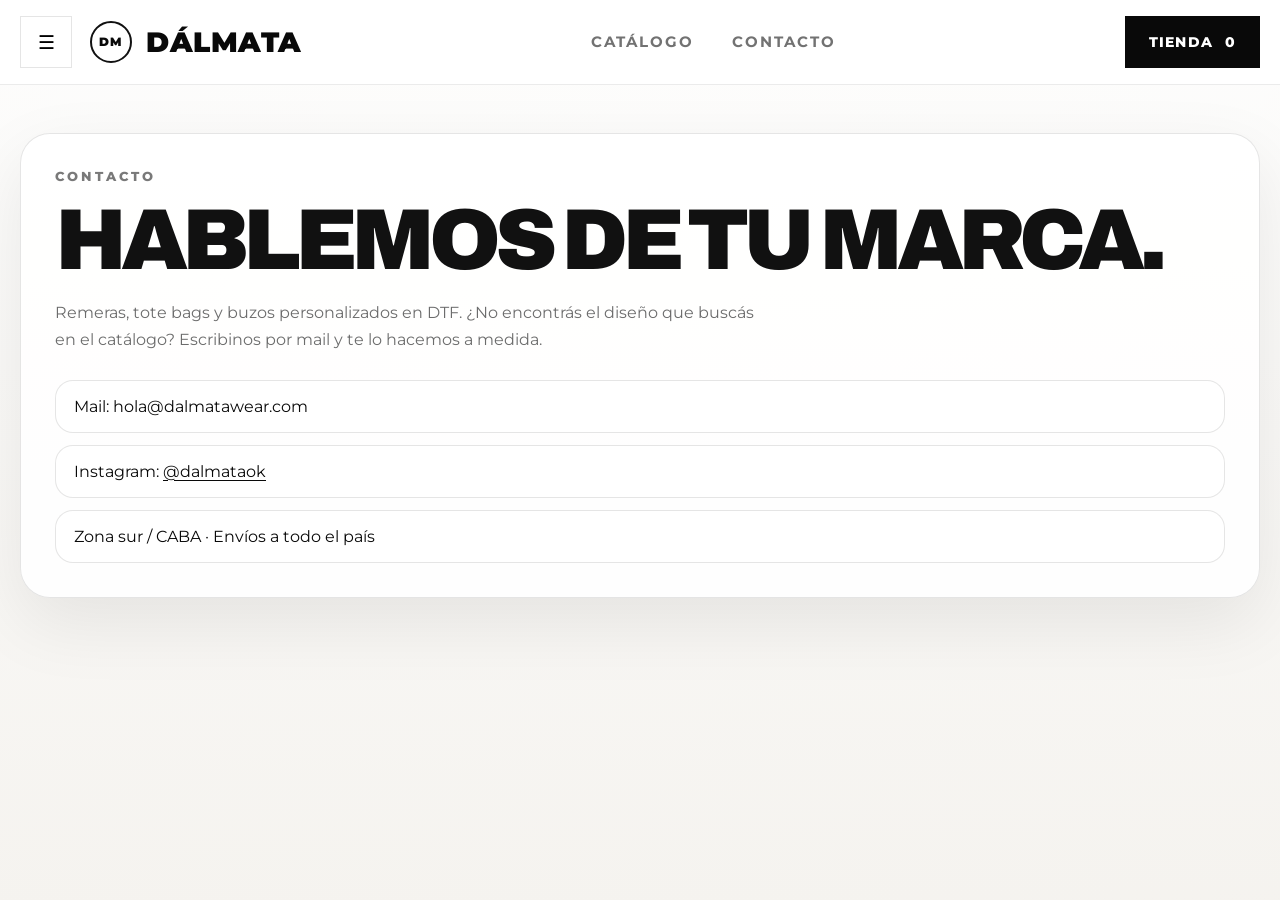
<file: pages/contacto.html>
<!DOCTYPE html>
<html lang="es">
<head>
  <meta charset="UTF-8">
  <meta name="viewport" content="width=device-width, initial-scale=1.0">
  <title>Contacto | Dalmata Store</title>
  <link rel="preconnect" href="https://fonts.googleapis.com">
  <link rel="preconnect" href="https://fonts.gstatic.com" crossorigin>
  <link href="https://fonts.googleapis.com/css2?family=Montserrat:wght@400;500;600;700;800;900&family=Archivo:wght@700;800;900&display=swap" rel="stylesheet">
  <link rel="stylesheet" href="../css/styles.css">
</head>
<body data-page="contacto">
  <div class="background-noise"></div>
  <aside class="side-menu" id="sideMenu" aria-hidden="true"><div class="side-menu-panel"><div class="side-menu-head"><button class="side-menu-close" id="closeMenuButton" type="button">×</button></div><nav class="side-menu-nav"><a href="../index.html">Inicio</a><a href="./productos.html">Productos <span>→</span></a><a href="./contacto.html">Contacto</a><a href="./guia-de-talles.html">Guía de talles</a><a href="./quienes-somos.html">Quiénes Somos</a><a href="./politica-de-devolucion.html">Política de Devolución</a><a href="./cuidados.html">Cuidados para tu prenda</a></nav></div><button class="side-menu-backdrop" id="menuBackdrop" type="button"></button></aside>
  <header class="site-header">
    <button class="menu-trigger" id="openMenuButton" type="button">☰</button>
    <a class="brand" href="../index.html"><span class="brand-badge">DM</span><span class="brand-name">DÁLMATA</span></a>
    <nav class="main-nav"><a href="./productos.html">CATÁLOGO</a><a href="./contacto.html">CONTACTO</a></nav>
    <a class="cta-top" href="./productos.html#carrito">TIENDA <span id="cartCountHeader">0</span></a>
  </header>
  <section class="page-content">
    <div class="page-card reveal-up">
      <p class="page-kicker">contacto</p>
      <h1 class="page-title">HABLEMOS DE TU MARCA.</h1>
      <p class="page-lead">Remeras, tote bags y buzos personalizados en DTF. ¿No encontrás el diseño que buscás en el catálogo? Escribinos por mail y te lo hacemos a medida.</p>
      <div class="page-list">
        <div>Mail: hola@dalmatawear.com</div>
        <div>Instagram: <a href="https://www.instagram.com/dalmataok/" target="_blank" rel="noopener">@dalmataok</a></div>
        <div>Zona sur / CABA · Envíos a todo el país</div>
      </div>
    </div>
  </section>
  <script src="../js/config.local.js"></script>
  <script src="../data/products.js" defer></script>
  <script src="../js/utils.js" defer></script>
  <script src="../lib/catalog-access.js" defer></script>
  <script src="../services/auth.js" defer></script>
  <script src="../services/catalog.js" defer></script>
  <script src="../services/orders.js" defer></script>
  <script src="../services/email.js" defer></script>
  <script src="../js/ui.js" defer></script>
  <script src="../js/cart.js" defer></script>
  <script src="../js/app.js" defer></script>
</body>
</html>
</file>
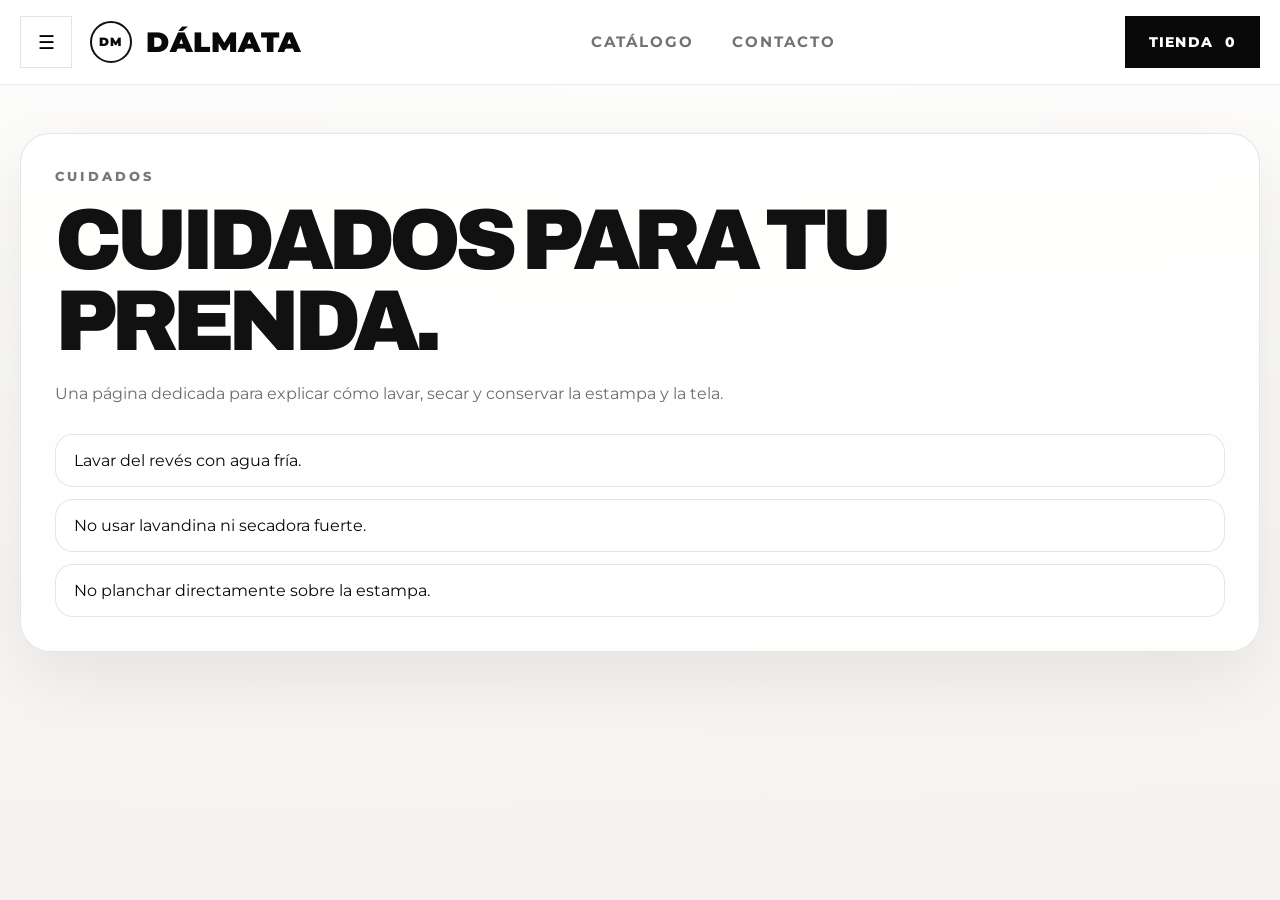
<file: pages/cuidados.html>
<!DOCTYPE html>
<html lang="es">
<head>
  <meta charset="UTF-8">
  <meta name="viewport" content="width=device-width, initial-scale=1.0">
  <title>Cuidados | Dalmata Store</title>
  <link rel="preconnect" href="https://fonts.googleapis.com">
  <link rel="preconnect" href="https://fonts.gstatic.com" crossorigin>
  <link href="https://fonts.googleapis.com/css2?family=Montserrat:wght@400;500;600;700;800;900&family=Archivo:wght@700;800;900&display=swap" rel="stylesheet">
  <link rel="stylesheet" href="../css/styles.css">
</head>
<body data-page="cuidados">
  <div class="background-noise"></div>
  <aside class="side-menu" id="sideMenu" aria-hidden="true"><div class="side-menu-panel"><div class="side-menu-head"><button class="side-menu-close" id="closeMenuButton" type="button">×</button></div><nav class="side-menu-nav"><a href="../index.html">Inicio</a><a href="./productos.html">Productos <span>→</span></a><a href="./contacto.html">Contacto</a><a href="./guia-de-talles.html">Guía de talles</a><a href="./quienes-somos.html">Quiénes Somos</a><a href="./politica-de-devolucion.html">Política de Devolución</a><a href="./cuidados.html">Cuidados para tu prenda</a></nav></div><button class="side-menu-backdrop" id="menuBackdrop" type="button"></button></aside>
  <header class="site-header">
    <button class="menu-trigger" id="openMenuButton" type="button">☰</button>
    <a class="brand" href="../index.html"><span class="brand-badge">DM</span><span class="brand-name">DÁLMATA</span></a>
    <nav class="main-nav"><a href="./productos.html">CATÁLOGO</a><a href="./contacto.html">CONTACTO</a></nav>
    <a class="cta-top" href="./productos.html#carrito">TIENDA <span id="cartCountHeader">0</span></a>
  </header>
  <section class="page-content">
    <div class="page-card reveal-up">
      <p class="page-kicker">cuidados</p>
      <h1 class="page-title">CUIDADOS PARA TU PRENDA.</h1>
      <p class="page-lead">Una página dedicada para explicar cómo lavar, secar y conservar la estampa y la tela.</p>
      <div class="page-list">
        <div>Lavar del revés con agua fría.</div>
        <div>No usar lavandina ni secadora fuerte.</div>
        <div>No planchar directamente sobre la estampa.</div>
      </div>
    </div>
  </section>
  <script src="../js/config.local.js"></script>
  <script src="../data/products.js" defer></script>
  <script src="../js/utils.js" defer></script>
  <script src="../lib/catalog-access.js" defer></script>
  <script src="../services/auth.js" defer></script>
  <script src="../services/catalog.js" defer></script>
  <script src="../services/orders.js" defer></script>
  <script src="../services/email.js" defer></script>
  <script src="../js/ui.js" defer></script>
  <script src="../js/cart.js" defer></script>
  <script src="../js/app.js" defer></script>
</body>
</html>
</file>
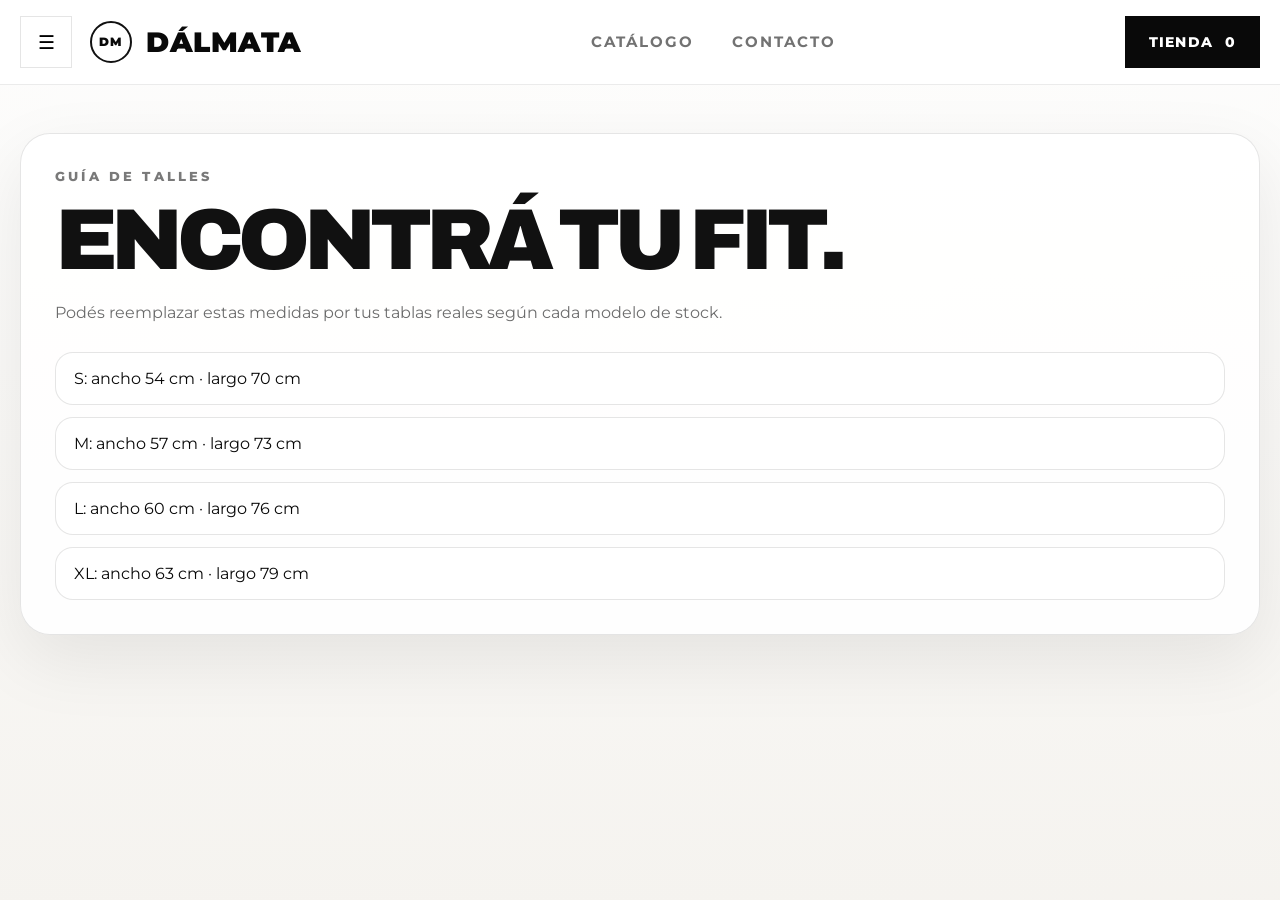
<file: pages/guia-de-talles.html>
<!DOCTYPE html>
<html lang="es">
<head>
  <meta charset="UTF-8">
  <meta name="viewport" content="width=device-width, initial-scale=1.0">
  <title>Guía de talles | Dalmata Store</title>
  <link rel="preconnect" href="https://fonts.googleapis.com">
  <link rel="preconnect" href="https://fonts.gstatic.com" crossorigin>
  <link href="https://fonts.googleapis.com/css2?family=Montserrat:wght@400;500;600;700;800;900&family=Archivo:wght@700;800;900&display=swap" rel="stylesheet">
  <link rel="stylesheet" href="../css/styles.css">
</head>
<body data-page="guia">
  <div class="background-noise"></div>
  <aside class="side-menu" id="sideMenu" aria-hidden="true"><div class="side-menu-panel"><div class="side-menu-head"><button class="side-menu-close" id="closeMenuButton" type="button">×</button></div><nav class="side-menu-nav"><a href="../index.html">Inicio</a><a href="./productos.html">Productos <span>→</span></a><a href="./contacto.html">Contacto</a><a href="./guia-de-talles.html">Guía de talles</a><a href="./quienes-somos.html">Quiénes Somos</a><a href="./politica-de-devolucion.html">Política de Devolución</a><a href="./cuidados.html">Cuidados para tu prenda</a></nav></div><button class="side-menu-backdrop" id="menuBackdrop" type="button"></button></aside>
  <header class="site-header">
    <button class="menu-trigger" id="openMenuButton" type="button">☰</button>
    <a class="brand" href="../index.html"><span class="brand-badge">DM</span><span class="brand-name">DÁLMATA</span></a>
    <nav class="main-nav"><a href="./productos.html">CATÁLOGO</a><a href="./contacto.html">CONTACTO</a></nav>
    <a class="cta-top" href="./productos.html#carrito">TIENDA <span id="cartCountHeader">0</span></a>
  </header>
  <section class="page-content">
    <div class="page-card reveal-up">
      <p class="page-kicker">guía de talles</p>
      <h1 class="page-title">ENCONTRÁ TU FIT.</h1>
      <p class="page-lead">Podés reemplazar estas medidas por tus tablas reales según cada modelo de stock.</p>
      <div class="page-list">
        <div>S: ancho 54 cm · largo 70 cm</div>
        <div>M: ancho 57 cm · largo 73 cm</div>
        <div>L: ancho 60 cm · largo 76 cm</div>
        <div>XL: ancho 63 cm · largo 79 cm</div>
      </div>
    </div>
  </section>
  <script src="../js/config.local.js"></script>
  <script src="../data/products.js" defer></script>
  <script src="../js/utils.js" defer></script>
  <script src="../lib/catalog-access.js" defer></script>
  <script src="../services/auth.js" defer></script>
  <script src="../services/catalog.js" defer></script>
  <script src="../services/orders.js" defer></script>
  <script src="../services/email.js" defer></script>
  <script src="../js/ui.js" defer></script>
  <script src="../js/cart.js" defer></script>
  <script src="../js/app.js" defer></script>
</body>
</html>
</file>
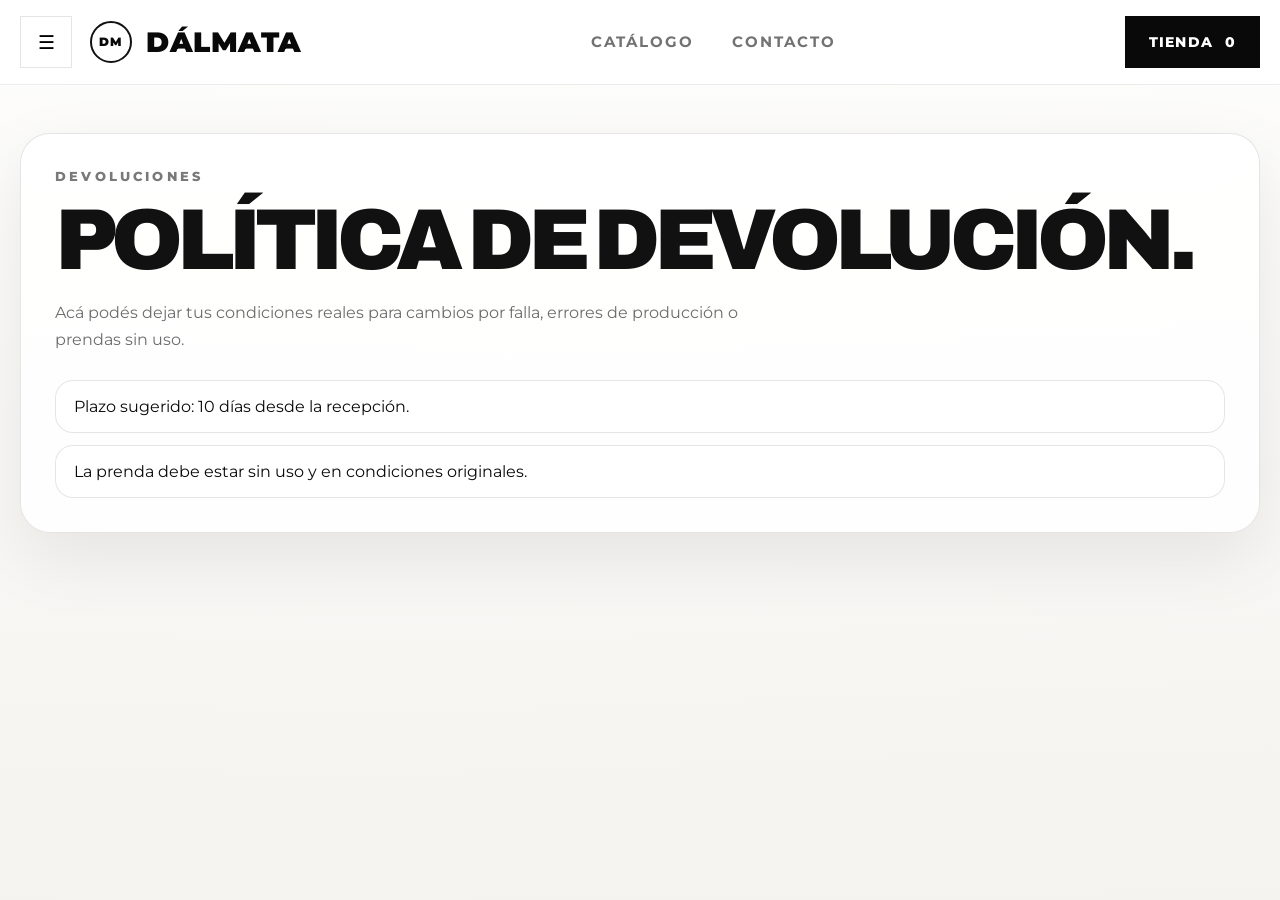
<file: pages/politica-de-devolucion.html>
<!DOCTYPE html>
<html lang="es">
<head>
  <meta charset="UTF-8">
  <meta name="viewport" content="width=device-width, initial-scale=1.0">
  <title>Política de Devolución | Dalmata Store</title>
  <link rel="preconnect" href="https://fonts.googleapis.com">
  <link rel="preconnect" href="https://fonts.gstatic.com" crossorigin>
  <link href="https://fonts.googleapis.com/css2?family=Montserrat:wght@400;500;600;700;800;900&family=Archivo:wght@700;800;900&display=swap" rel="stylesheet">
  <link rel="stylesheet" href="../css/styles.css">
</head>
<body data-page="devolucion">
  <div class="background-noise"></div>
  <aside class="side-menu" id="sideMenu" aria-hidden="true"><div class="side-menu-panel"><div class="side-menu-head"><button class="side-menu-close" id="closeMenuButton" type="button">×</button></div><nav class="side-menu-nav"><a href="../index.html">Inicio</a><a href="./productos.html">Productos <span>→</span></a><a href="./contacto.html">Contacto</a><a href="./guia-de-talles.html">Guía de talles</a><a href="./quienes-somos.html">Quiénes Somos</a><a href="./politica-de-devolucion.html">Política de Devolución</a><a href="./cuidados.html">Cuidados para tu prenda</a></nav></div><button class="side-menu-backdrop" id="menuBackdrop" type="button"></button></aside>
  <header class="site-header">
    <button class="menu-trigger" id="openMenuButton" type="button">☰</button>
    <a class="brand" href="../index.html"><span class="brand-badge">DM</span><span class="brand-name">DÁLMATA</span></a>
    <nav class="main-nav"><a href="./productos.html">CATÁLOGO</a><a href="./contacto.html">CONTACTO</a></nav>
    <a class="cta-top" href="./productos.html#carrito">TIENDA <span id="cartCountHeader">0</span></a>
  </header>
  <section class="page-content">
    <div class="page-card reveal-up">
      <p class="page-kicker">devoluciones</p>
      <h1 class="page-title">POLÍTICA DE DEVOLUCIÓN.</h1>
      <p class="page-lead">Acá podés dejar tus condiciones reales para cambios por falla, errores de producción o prendas sin uso.</p>
      <div class="page-list">
        <div>Plazo sugerido: 10 días desde la recepción.</div>
        <div>La prenda debe estar sin uso y en condiciones originales.</div>
      </div>
    </div>
  </section>
  <script src="../js/config.local.js"></script>
  <script src="../data/products.js" defer></script>
  <script src="../js/utils.js" defer></script>
  <script src="../lib/catalog-access.js" defer></script>
  <script src="../services/auth.js" defer></script>
  <script src="../services/catalog.js" defer></script>
  <script src="../services/orders.js" defer></script>
  <script src="../services/email.js" defer></script>
  <script src="../js/ui.js" defer></script>
  <script src="../js/cart.js" defer></script>
  <script src="../js/app.js" defer></script>
</body>
</html>
</file>
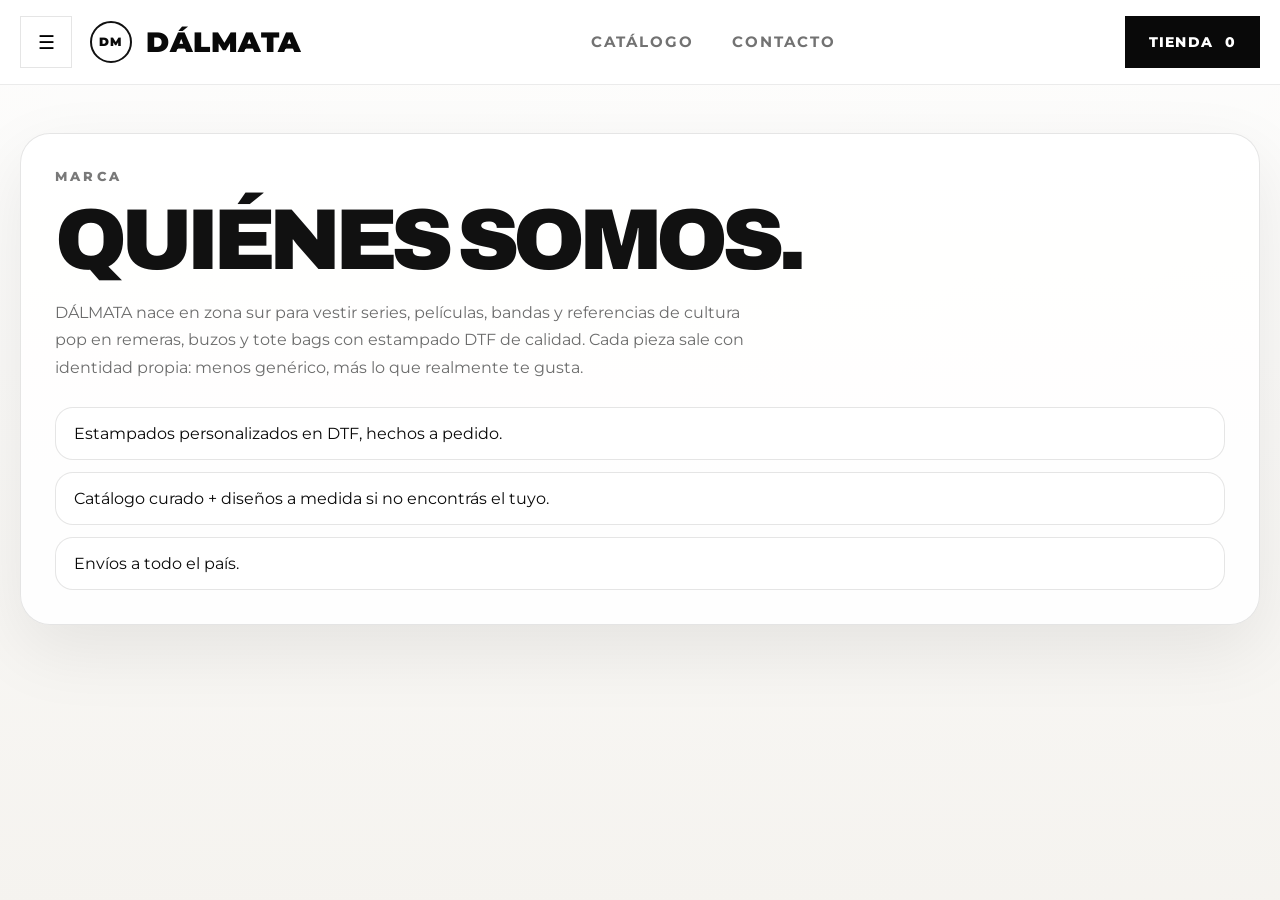
<file: pages/quienes-somos.html>
<!DOCTYPE html>
<html lang="es">
<head>
  <meta charset="UTF-8">
  <meta name="viewport" content="width=device-width, initial-scale=1.0">
  <title>Quiénes Somos | Dalmata Store</title>
  <link rel="preconnect" href="https://fonts.googleapis.com">
  <link rel="preconnect" href="https://fonts.gstatic.com" crossorigin>
  <link href="https://fonts.googleapis.com/css2?family=Montserrat:wght@400;500;600;700;800;900&family=Archivo:wght@700;800;900&display=swap" rel="stylesheet">
  <link rel="stylesheet" href="../css/styles.css">
</head>
<body data-page="quienes">
  <div class="background-noise"></div>
  <aside class="side-menu" id="sideMenu" aria-hidden="true"><div class="side-menu-panel"><div class="side-menu-head"><button class="side-menu-close" id="closeMenuButton" type="button">×</button></div><nav class="side-menu-nav"><a href="../index.html">Inicio</a><a href="./productos.html">Productos <span>→</span></a><a href="./contacto.html">Contacto</a><a href="./guia-de-talles.html">Guía de talles</a><a href="./quienes-somos.html">Quiénes Somos</a><a href="./politica-de-devolucion.html">Política de Devolución</a><a href="./cuidados.html">Cuidados para tu prenda</a></nav></div><button class="side-menu-backdrop" id="menuBackdrop" type="button"></button></aside>
  <header class="site-header">
    <button class="menu-trigger" id="openMenuButton" type="button">☰</button>
    <a class="brand" href="../index.html"><span class="brand-badge">DM</span><span class="brand-name">DÁLMATA</span></a>
    <nav class="main-nav"><a href="./productos.html">CATÁLOGO</a><a href="./contacto.html">CONTACTO</a></nav>
    <a class="cta-top" href="./productos.html#carrito">TIENDA <span id="cartCountHeader">0</span></a>
  </header>
  <section class="page-content">
    <div class="page-card reveal-up">
      <p class="page-kicker">marca</p>
      <h1 class="page-title">QUIÉNES SOMOS.</h1>
      <p class="page-lead">DÁLMATA nace en zona sur para vestir series, películas, bandas y referencias de cultura pop en remeras, buzos y tote bags con estampado DTF de calidad. Cada pieza sale con identidad propia: menos genérico, más lo que realmente te gusta.</p>
      <div class="page-list">
        <div>Estampados personalizados en DTF, hechos a pedido.</div>
        <div>Catálogo curado + diseños a medida si no encontrás el tuyo.</div>
        <div>Envíos a todo el país.</div>
      </div>
    </div>
  </section>
  <script src="../js/config.local.js"></script>
  <script src="../data/products.js" defer></script>
  <script src="../js/utils.js" defer></script>
  <script src="../lib/catalog-access.js" defer></script>
  <script src="../services/auth.js" defer></script>
  <script src="../services/catalog.js" defer></script>
  <script src="../services/orders.js" defer></script>
  <script src="../services/email.js" defer></script>
  <script src="../js/ui.js" defer></script>
  <script src="../js/cart.js" defer></script>
  <script src="../js/app.js" defer></script>
</body>
</html>
</file>
<file: css/styles.css>
:root {
  --bg: #f7f6f3;
  --ink: #090909;
  --muted: #6c6c6c;
  --line: rgba(9, 9, 9, 0.1);
  --panel: rgba(255, 255, 255, 0.86);
  --pill: rgba(220, 220, 220, 0.68);
  --shadow: 0 25px 70px rgba(0, 0, 0, 0.08);
  --accent: #b8860b;
  --accent-soft: rgba(184, 134, 11, 0.12);
}

* {
  box-sizing: border-box;
}

html {
  scroll-behavior: smooth;
}

body {
  margin: 0;
  min-height: 100vh;
  overflow-x: hidden;
  font-family: "Montserrat", sans-serif;
  color: var(--ink);
  background:
    linear-gradient(180deg, rgba(255, 255, 255, 0.82), rgba(245, 243, 239, 0.95)),
    linear-gradient(120deg, rgba(0, 0, 0, 0.012) 0%, rgba(0, 0, 0, 0) 45%, rgba(0, 0, 0, 0.018) 100%),
    var(--bg);
}

body[data-page="personalizar"] {
  background: linear-gradient(180deg, #2f2f2f 0%, #242424 100%);
  color: #f3f3f3;
}

body[data-page="personalizar"] .site-header {
  background: rgba(39, 39, 39, 0.94);
  border-bottom-color: rgba(255, 255, 255, 0.08);
}

body[data-page="personalizar"] .brand-name,
body[data-page="personalizar"] .main-nav a,
body[data-page="personalizar"] .section-heading h2,
body[data-page="personalizar"] .viewer-note,
body[data-page="personalizar"] .product-selected strong,
body[data-page="personalizar"] .product-selected b {
  color: #fff;
}

body[data-page="personalizar"] .section-heading p,
body[data-page="personalizar"] .section-heading span,
body[data-page="personalizar"] .product-selected small,
body[data-page="personalizar"] .control-group label,
body[data-page="personalizar"] .label-like,
body[data-page="personalizar"] .preview-card p,
body[data-page="personalizar"] .preview-card span {
  color: #d2d2d2;
}

body[data-page="personalizar"] .viewer-shell,
body[data-page="personalizar"] .controls-shell,
body[data-page="personalizar"] .product-selected,
body[data-page="personalizar"] .preview-card {
  background: #343434;
  border-color: rgba(255, 255, 255, 0.14);
}

body[data-page="personalizar"] select,
body[data-page="personalizar"] input[type="file"],
body[data-page="personalizar"] input[type="text"] {
  background: #262626;
  color: #f1f1f1;
  border-color: rgba(255, 255, 255, 0.2);
}

body[data-page="personalizar"] .btn-light,
body[data-page="personalizar"] .view-toggle,
body[data-page="personalizar"] .size-pill,
body[data-page="personalizar"] .swatch,
body[data-page="personalizar"] .menu-trigger,
body[data-page="personalizar"] .brand-badge {
  border-color: rgba(255, 255, 255, 0.18);
}

.background-noise {
  position: fixed;
  inset: 0;
  pointer-events: none;
  opacity: 0.18;
  background-image: linear-gradient(115deg, rgba(0, 0, 0, 0.018) 0, rgba(0, 0, 0, 0) 18%, rgba(0, 0, 0, 0.014) 36%, rgba(0, 0, 0, 0) 55%);
  background-size: 280px 280px;
  z-index: -1;
  will-change: transform;
  transform: translateZ(0);
}

a {
  color: inherit;
  text-decoration: none;
}

img {
  display: block;
  max-width: 100%;
}

button,
input,
select {
  font: inherit;
}

.page-shell,
.page-content,
.page-grid,
.catalog-section,
.customizer-section,
.info-section,
.home-grid {
  width: min(1240px, calc(100vw - 32px));
  margin: 0 auto;
}

.site-header {
  position: sticky;
  top: 0;
  z-index: 200; /* Aumentado para estar por encima de todo */
  display: grid;
  grid-template-columns: auto auto 1fr auto;
  align-items: center;
  gap: 18px;
  padding: 16px 20px; /* Agregado padding lateral */
  background: rgba(255, 255, 255, 0.95); /* Más opaco para evitar transparencias raras */
  backdrop-filter: blur(12px);
  border-bottom: 1px solid rgba(9, 9, 9, 0.08);
  width: 100%; /* Ocupa todo el ancho */
  max-width: 100%; /* Asegura que no se pase */
  box-sizing: border-box; /* Incluye el padding en el ancho */
}

.menu-trigger,
.cta-top,
.btn,
.product-action,
.view-toggle,
.size-pill,
.swatch,
.clear-cart-btn,
.qty-btn,
.checkout-btn,
.side-menu-close {
  transition: transform 180ms ease, box-shadow 180ms ease, background 180ms ease, color 180ms ease, border-color 180ms ease;
}

.menu-trigger {
  width: 52px;
  height: 52px;
  border: 1px solid var(--line);
  background: rgba(255, 255, 255, 0.8);
  cursor: pointer;
  font-size: 1.2rem;
}

.brand {
  display: inline-flex;
  align-items: center;
  gap: 14px;
  font-weight: 900;
}

.brand-badge {
  width: 42px;
  height: 42px;
  display: grid;
  place-items: center;
  border-radius: 999px;
  border: 2px solid #111;
  font-size: 0.72rem;
  letter-spacing: 0.14em;
}

.brand-name {
  font-weight: 900;
  letter-spacing: 0.02em;
  font-size: 1.75rem;
}

.brand-stack {
  display: flex;
  flex-direction: column;
  align-items: flex-start;
  gap: 2px;
  line-height: 1;
}

.brand-landing .brand-name {
  letter-spacing: 0.06em;
}

.brand-tagline {
  font-size: 0.62rem;
  font-weight: 700;
  letter-spacing: 0.28em;
  text-transform: uppercase;
  color: #8a8a8a;
}

.main-nav {
  display: flex;
  justify-content: center;
  gap: 38px;
}

.main-nav a {
  font-size: 0.92rem;
  font-weight: 700;
  letter-spacing: 0.14em;
  color: #727272;
}

.main-nav a:hover,
.main-nav a:focus-visible {
  color: var(--ink);
}

.cta-top {
  display: inline-flex;
  align-items: center;
  justify-content: center;
  gap: 12px;
  min-height: 52px;
  padding: 0 24px;
  background: #090909;
  color: white;
  border: 0;
  cursor: pointer;
  font-weight: 800;
  letter-spacing: 0.08em;
  font-size: 0.88rem;
}

/* Carrito Lateral (Overlay) */
.cart-overlay {
  position: fixed;
  top: 0;
  right: -450px;
  width: min(450px, 100vw);
  height: 100vh;
  background: #ffffff;
  z-index: 1000;
  box-shadow: -15px 0 45px rgba(0,0,0,0.1);
  transition: right 0.5s cubic-bezier(0.16, 1, 0.3, 1);
  display: flex;
  flex-direction: column;
}

.cart-overlay.is-open {
  right: 0;
}

.cart-overlay-backdrop {
  position: fixed;
  inset: 0;
  background: rgba(0,0,0,0.4);
  backdrop-filter: blur(4px);
  z-index: 999;
  opacity: 0;
  visibility: hidden;
  transition: all 0.4s ease;
}

.cart-overlay-backdrop.is-visible {
  opacity: 1;
  visibility: visible;
}

.cart-overlay-header {
  padding: 30px;
  border-bottom: 1px solid rgba(0,0,0,0.05);
  display: flex;
  justify-content: space-between;
  align-items: center;
}

.cart-overlay-header h3 {
  margin: 0;
  font-family: var(--font-heading);
  font-size: 1.5rem;
  letter-spacing: -0.02em;
}

.close-cart-btn {
  background: none;
  border: none;
  font-size: 1.8rem;
  cursor: pointer;
  padding: 0;
  line-height: 1;
}

.cart-overlay-content {
  flex: 1;
  overflow-y: auto;
  padding: 30px;
}

.cart-overlay-footer {
  padding: 30px;
  border-top: 1px solid rgba(0,0,0,0.05);
  background: #fafafa;
}

.cart-total-row {
  display: flex;
  justify-content: space-between;
  margin-bottom: 20px;
  font-size: 1.1rem;
}

.cart-total-row strong {
  font-size: 1.4rem;
}

.side-menu {
  position: fixed;
  inset: 0;
  z-index: 40;
  display: grid;
  grid-template-columns: minmax(320px, 420px) 1fr;
  pointer-events: none;
  opacity: 0;
  transition: opacity 180ms ease;
}

.side-menu.is-open {
  opacity: 1;
  pointer-events: auto;
}

.side-menu-panel {
  background: rgba(255, 255, 255, 0.98);
  border-right: 1px solid rgba(9, 9, 9, 0.08);
  padding: 16px 0 24px;
  transform: translateX(-100%);
  transition: transform 220ms ease;
}

.side-menu.is-open .side-menu-panel {
  transform: translateX(0);
}

.side-menu-head {
  display: flex;
  justify-content: flex-start;
  padding: 0 20px 16px;
  border-bottom: 1px solid rgba(9, 9, 9, 0.08);
}

.side-menu-close {
  border: 0;
  background: transparent;
  font-size: 2rem;
  line-height: 1;
  cursor: pointer;
}

.side-menu-nav {
  display: grid;
  gap: 6px;
  padding: 12px 12px 0;
}

.side-menu-nav a {
  display: flex;
  justify-content: space-between;
  align-items: center;
  padding: 14px 0;
  color: #1b1b1b;
}

.side-menu-nav a span {
  color: #555;
}

.side-menu-backdrop {
  border: 0;
  background: rgba(0, 0, 0, 0.28);
  cursor: pointer;
}

.hero {
  position: relative;
  min-height: calc(100vh - 84px);
  display: grid;
  place-items: center;
  padding: 72px 20px 42px;
  overflow: hidden;
}

.hero-aurora {
  position: absolute;
  inset: -20% -10% -10%;
  background:
    radial-gradient(ellipse 55% 42% at 18% 28%, var(--accent-soft), transparent 55%),
    radial-gradient(ellipse 50% 40% at 82% 72%, rgba(9, 9, 9, 0.06), transparent 50%),
    radial-gradient(ellipse 40% 35% at 50% 100%, rgba(255, 255, 255, 0.9), transparent 45%);
  pointer-events: none;
  z-index: 0;
  animation: auroraShift 14s ease-in-out infinite alternate;
}

.hero-grid-lines {
  position: absolute;
  inset: 0;
  opacity: 0.35;
  background-image:
    linear-gradient(rgba(9, 9, 9, 0.04) 1px, transparent 1px),
    linear-gradient(90deg, rgba(9, 9, 9, 0.04) 1px, transparent 1px);
  background-size: 56px 56px;
  mask-image: radial-gradient(ellipse 70% 60% at 50% 45%, black 20%, transparent 75%);
  pointer-events: none;
  z-index: 0;
}

.hero .floating-pill,
.hero .hero-copy {
  position: relative;
  z-index: 1;
}

/* El logo va absolute + left 50%: no mezclar con position:relative del bloque .hero * */
.hero .hero-logo {
  z-index: 2;
}

.hero-kicker {
  display: inline-flex;
  align-items: center;
  justify-content: center;
  gap: 12px;
}

.hero-kicker-dot {
  width: 8px;
  height: 8px;
  border-radius: 50%;
  background: var(--accent);
  box-shadow: 0 0 0 4px var(--accent-soft);
  animation: kickerPulse 2.8s ease-in-out infinite;
}

.page-hero {
  min-height: calc(88vh - 84px);
}

.hero-copy {
  position: relative;
  width: min(980px, calc(100vw - 40px));
  text-align: center;
}

.hero-kicker,
.section-heading p,
.cart-kicker,
.page-kicker {
  margin: 0 0 16px;
  font-size: 0.83rem;
  font-weight: 800;
  letter-spacing: 0.24em;
  color: #797979;
  text-transform: uppercase;
}

h1,
h2,
h3 {
  margin: 0;
  font-family: "Archivo", sans-serif;
}

h1 {
  position: relative;
  z-index: 2;
  font-size: clamp(4.6rem, 12vw, 9rem);
  line-height: 0.92;
  letter-spacing: -0.06em;
  font-weight: 900;
}

h2 {
  position: relative;
  z-index: 2;
  margin-top: 10px;
  font-size: clamp(3rem, 7vw, 5.2rem);
  line-height: 0.95;
  color: rgba(0, 0, 0, 0.28);
  letter-spacing: -0.07em;
  font-weight: 900;
}

.hero-shadow-word {
  position: absolute;
  top: 112px;
  left: 50%;
  transform: translateX(-50%);
  font-size: clamp(6rem, 19vw, 15rem);
  font-family: "Archivo", sans-serif;
  font-weight: 900;
  color: rgba(0, 0, 0, 0.06);
  letter-spacing: -0.05em;
  white-space: nowrap;
  pointer-events: none;
}

.hero-description,
.section-heading span,
.product-copy p,
.cart-item-meta,
.viewer-note,
.preview-card p,
.product-selected small,
.info-card p,
.home-card span {
  color: var(--muted);
  line-height: 1.6;
}

.hero-description {
  position: relative;
  z-index: 2;
  max-width: 650px;
  margin: 26px auto 0;
  font-size: clamp(1rem, 2vw, 1.15rem);
}

.hero-actions,
.customizer-actions {
  display: flex;
  justify-content: center;
  flex-wrap: wrap;
  gap: 14px;
  margin-top: 32px;
}

.btn {
  display: inline-flex;
  align-items: center;
  justify-content: center;
  min-width: 240px;
  min-height: 58px;
  padding: 0 24px;
  border: 2px solid #111;
  cursor: pointer;
  text-transform: uppercase;
  letter-spacing: 0.08em;
  font-size: 0.92rem;
  font-weight: 800;
  background: transparent;
}

.btn-dark {
  background: #0b0b0b;
  color: white;
}

.btn-light {
  color: #0b0b0b;
}

.hero-logo {
  position: absolute;
  top: 88px;
  left: 50%;
  transform: translateX(-50%) translateZ(0);
  width: 92px;
  height: 92px;
  display: grid;
  place-items: center;
  border-radius: 999px;
  border: 4px solid #111;
  background: rgba(255, 255, 255, 0.9);
  box-shadow: var(--shadow);
  will-change: transform;
}

.hero-logo span {
  font-family: "Archivo", sans-serif;
  font-size: 1rem;
  font-weight: 900;
  letter-spacing: 0.08em;
}

.floating-pill {
  position: absolute;
  border-radius: 999px;
  background: var(--pill);
  animation: drift 8s ease-in-out infinite;
}

.pill-left {
  top: 90px;
  left: 7%;
  width: 106px;
  height: 68px;
}

.pill-right {
  top: 190px;
  right: 6%;
  width: 82px;
  height: 48px;
  animation-delay: -2s;
}

.pill-bottom-left {
  bottom: 130px;
  left: 10%;
  width: 58px;
  height: 42px;
  animation-delay: -1.3s;
}

.pill-bottom-right {
  bottom: 200px;
  right: 12%;
  width: 82px;
  height: 55px;
  animation-delay: -3s;
}

.ticker {
  overflow: hidden;
  white-space: nowrap;
  background: #101010;
  color: white;
}

.ticker-track {
  display: inline-flex;
  min-width: max-content;
  align-items: center;
  gap: 34px;
  padding: 12px 0;
  animation: marquee 28s linear infinite;
}

.ticker-track span {
  font-size: 1.4rem;
  font-weight: 900;
  letter-spacing: 0.06em;
}

.ticker-track span::after {
  content: "•";
  margin-left: 34px;
}

/* Landing: vista previa catálogo + testimonios */
.home-catalog-preview {
  padding: 48px 0 56px;
  background: linear-gradient(180deg, rgba(255, 255, 255, 0.65), var(--bg));
}

.home-catalog-preview .section-heading h2 {
  font-size: clamp(2rem, 4vw, 3rem);
}

.home-preview-grid {
  display: grid;
  grid-template-columns: repeat(4, 1fr);
  gap: 16px;
  margin-top: 8px;
}

.home-preview-card {
  border-radius: 22px;
  border: 1px solid var(--line);
  background: var(--panel);
  box-shadow: var(--shadow);
  overflow: hidden;
  display: flex;
  flex-direction: column;
  color: inherit;
  text-decoration: none;
  transition: transform 0.35s cubic-bezier(0.23, 1, 0.32, 1), box-shadow 0.35s ease;
}

.home-preview-card:hover {
  transform: translateY(-5px);
  box-shadow: 0 26px 60px rgba(0, 0, 0, 0.1);
}

.home-preview-img {
  aspect-ratio: 1;
  background: radial-gradient(circle at 50% 40%, rgba(255, 255, 255, 0.95), rgba(230, 228, 220, 0.9));
  display: grid;
  place-items: center;
  overflow: hidden;
}

.home-preview-img img {
  width: 100%;
  height: 100%;
  object-fit: cover;
}

.home-preview-ph {
  font-family: "Archivo", sans-serif;
  font-weight: 900;
  font-size: 2rem;
  color: rgba(0, 0, 0, 0.12);
}

.home-preview-meta {
  padding: 14px 16px 6px;
}

.home-preview-meta h3 {
  margin: 0 0 6px;
  font-size: 0.95rem;
  font-weight: 800;
  line-height: 1.25;
  letter-spacing: -0.02em;
}

.home-preview-meta span {
  font-size: 0.88rem;
  font-weight: 800;
  color: #333;
}

.home-preview-cta {
  margin-top: auto;
  padding: 10px 16px 14px;
  font-size: 0.68rem;
  font-weight: 800;
  letter-spacing: 0.16em;
  text-transform: uppercase;
  color: var(--muted);
}

.testimonials-section {
  padding: 64px 0 48px;
  background: linear-gradient(180deg, rgba(255, 255, 255, 0.5), transparent 42%), var(--bg);
}

.section-heading--tight {
  margin-bottom: 32px;
}

.testimonials-grid {
  display: grid;
  grid-template-columns: repeat(3, 1fr);
  gap: 18px;
}

.testimonial-card {
  margin: 0;
  font-style: normal;
  padding: 28px;
  border-radius: 26px;
  border: 1px solid var(--line);
  background: var(--panel);
  box-shadow: var(--shadow);
  backdrop-filter: blur(12px);
  -webkit-backdrop-filter: blur(12px);
  display: flex;
  flex-direction: column;
  justify-content: space-between;
  min-height: 240px;
  transition: transform 0.35s cubic-bezier(0.23, 1, 0.32, 1), box-shadow 0.35s ease;
}

.testimonial-card:hover {
  transform: translateY(-4px);
  box-shadow: 0 30px 70px rgba(0, 0, 0, 0.1);
}

.testimonial-quote {
  margin: 0 0 22px;
  font-size: 1.02rem;
  line-height: 1.55;
  color: #333;
}

.testimonial-card footer {
  display: flex;
  align-items: center;
  gap: 14px;
}

.testimonial-avatar {
  width: 48px;
  height: 48px;
  border-radius: 50%;
  display: grid;
  place-items: center;
  font-size: 0.72rem;
  font-weight: 900;
  letter-spacing: 0.06em;
  background: #111;
  color: #fff;
  flex-shrink: 0;
}

.testimonial-name {
  font-style: normal;
  font-weight: 800;
  font-size: 0.95rem;
  display: block;
}

.testimonial-role {
  margin: 4px 0 0;
  font-size: 0.82rem;
  color: var(--muted);
}

.landing-cta {
  padding: 0 0 88px;
}

.landing-cta-inner {
  border-radius: 32px;
  padding: clamp(36px, 6vw, 52px);
  text-align: center;
  border: 1px solid var(--line);
  background:
    linear-gradient(135deg, rgba(255, 255, 255, 0.95) 0%, rgba(247, 244, 238, 0.98) 100%),
    radial-gradient(ellipse 60% 80% at 100% 0%, var(--accent-soft), transparent 50%);
  box-shadow: var(--shadow);
}

.landing-cta-kicker {
  margin: 0 0 12px;
  font-family: "Archivo", sans-serif;
  font-size: 0.85rem;
  font-weight: 900;
  letter-spacing: 0.35em;
  color: #9a9a9a;
}

.landing-cta-title {
  margin: 0;
  font-family: "Archivo", sans-serif;
  font-size: clamp(2rem, 4.5vw, 3.2rem);
  font-weight: 900;
  letter-spacing: -0.04em;
  line-height: 1.05;
  color: #111;
}

.landing-cta-text {
  margin: 16px auto 0;
  max-width: 460px;
  color: var(--muted);
  line-height: 1.6;
}

.landing-cta-actions {
  margin-top: 28px;
}

.home-grid,
.page-grid {
  display: grid;
  grid-template-columns: repeat(3, 1fr);
  gap: 18px;
  padding: 42px 0 80px;
}

.home-card,
.info-card,
.product-card,
.cart-panel,
.viewer-shell,
.controls-shell {
  border: 1px solid var(--line);
  background: var(--panel);
  box-shadow: var(--shadow);
  backdrop-filter: blur(12px);
  -webkit-backdrop-filter: blur(12px);
  border-radius: 30px;
  transform: translateZ(0);
  will-change: transform, opacity;
}

.home-card,
.info-card {
  padding: 28px;
}

.home-card p,
.info-card p {
  margin: 0 0 16px;
  font-size: 0.9rem;
  font-weight: 800;
  letter-spacing: 0.18em;
  color: #8a8a8a;
  text-transform: uppercase;
}

.home-card h3,
.info-card h3,
.cart-panel-header h3,
.product-topline h3 {
  font-size: 2rem;
  line-height: 0.96;
  letter-spacing: -0.05em;
}

.catalog-section,
.customizer-section,
.info-section {
  padding: 54px 0 80px;
}

.section-heading {
  max-width: 860px;
  margin-bottom: 24px;
}

.section-heading h2,
.page-title {
  color: #111;
  font-size: clamp(3.2rem, 7vw, 5.4rem);
}

.catalog-layout {
  display: grid;
  grid-template-columns: 1fr 360px;
  gap: 22px;
  align-items: start;
}

.product-grid {
  display: grid;
  grid-template-columns: repeat(2, 1fr);
  gap: 18px;
}

.product-card {
  overflow: hidden;
}

.product-visual {
  position: relative;
  height: 280px;
  background:
    radial-gradient(circle at 50% 35%, rgba(255, 255, 255, 0.98), rgba(243, 239, 232, 0.9) 42%, rgba(196, 196, 196, 0.5) 100%);
  display: flex;
  align-items: center;
  justify-content: center;
  overflow: hidden;
}

.product-img {
  width: 100%;
  height: 100%;
  object-fit: cover;
  transition: transform 0.6s cubic-bezier(0.23, 1, 0.32, 1);
}

.product-card:hover .product-img {
  transform: scale(1.08);
}

.product-visual::after {
  content: attr(data-silhouette);
  position: absolute;
  right: 18px;
  bottom: 12px;
  font-family: "Archivo", sans-serif;
  font-size: 2.4rem;
  letter-spacing: -0.05em;
  color: rgba(0, 0, 0, 0.12);
  text-transform: uppercase;
}

.product-copy {
  padding: 20px;
}

.product-topline {
  display: flex;
  justify-content: space-between;
  gap: 14px;
  align-items: flex-start;
}

.product-price {
  font-weight: 800;
  white-space: nowrap;
}

.tag-row,
.pill-group,
.swatch-group {
  display: flex;
  flex-wrap: wrap;
  gap: 10px;
}

.product-tag,
.size-pill,
.swatch,
.qty-btn,
.clear-cart-btn {
  border: 1px solid var(--line);
  background: rgba(255, 255, 255, 0.72);
  border-radius: 999px;
}

.product-tag {
  padding: 10px 14px;
  font-size: 0.82rem;
  font-weight: 700;
}

.product-actions {
  display: grid;
  grid-template-columns: 1fr 1fr;
  gap: 10px;
  margin-top: 16px;
}

.product-action {
  min-height: 48px;
  border: 1px solid #111;
  cursor: pointer;
  font-size: 0.82rem;
  font-weight: 800;
  letter-spacing: 0.08em;
  text-transform: uppercase;
}

.product-action.primary {
  background: #111;
  color: white;
}

.product-action.secondary {
  background: transparent;
}

.clear-cart-btn {
  min-height: 42px;
  padding: 0 16px;
  cursor: pointer;
}

.cart-empty {
  padding: 18px;
  border-radius: 22px;
  border: 1px dashed var(--line);
  color: var(--muted);
  text-align: center;
}

.cart-item {
  display: grid;
  gap: 10px;
  padding: 16px;
  border-radius: 22px;
  border: 1px solid var(--line);
  background: rgba(255, 255, 255, 0.62);
}

.cart-item-header,
.cart-item-footer,
.cart-summary div {
  display: flex;
  justify-content: space-between;
  gap: 12px;
  align-items: center;
}

.cart-item-name,
.cart-item-price {
  font-weight: 800;
}

.qty-controls {
  display: inline-flex;
  align-items: center;
  gap: 8px;
}

.qty-btn {
  width: 34px;
  height: 34px;
  cursor: pointer;
}

.remove-item {
  border: 0;
  background: transparent;
  color: #555;
  cursor: pointer;
  font-weight: 700;
}

.checkout-btn {
  min-height: 56px;
  border: 1px solid #111;
  background: #111;
  color: white;
  cursor: pointer;
  font-size: 0.9rem;
  font-weight: 800;
  letter-spacing: 0.08em;
}

.page-content {
  padding: 48px 0 80px;
}

.page-card {
  padding: 34px;
  border: 1px solid var(--line);
  background: var(--panel);
  box-shadow: var(--shadow);
  border-radius: 30px;
}

.page-title {
  margin-top: 8px;
  line-height: 0.94;
  letter-spacing: -0.07em;
  font-family: "Archivo", sans-serif;
}

.page-lead {
  max-width: 720px;
  margin-top: 18px;
  color: var(--muted);
  line-height: 1.7;
}

.page-list {
  display: grid;
  gap: 12px;
  margin-top: 26px;
}

.page-list div {
  padding: 16px 18px;
  border-radius: 18px;
  border: 1px solid var(--line);
  background: rgba(255, 255, 255, 0.65);
}

.page-list a {
  color: inherit;
  text-decoration: underline;
  text-underline-offset: 3px;
}

.reveal-up {
  opacity: 0;
  transform: translateY(30px);
  animation: revealUp 0.9s cubic-bezier(0.2, 1, 0.2, 1) forwards;
}

.stagger-1 {
  animation-delay: 0.12s;
}

.stagger-2 {
  animation-delay: 0.24s;
}

.orbit-float {
  animation: logoFloat 6s ease-in-out infinite;
}

@keyframes revealUp {
  to {
    opacity: 1;
    transform: translateY(0);
  }
}

@keyframes drift {
  0%,
  100% {
    transform: translate3d(0, 0, 0);
  }
  50% {
    transform: translate3d(0, -14px, 0);
  }
}

@keyframes marquee {
  from {
    transform: translateX(0);
  }
  to {
    transform: translateX(-50%);
  }
}

@keyframes logoFloat {
  0%,
  100% {
    transform: translateX(-50%) translateY(0);
  }
  50% {
    transform: translateX(-50%) translateY(-8px);
  }
}

@keyframes auroraShift {
  0% {
    transform: translate3d(0, 0, 0) scale(1);
  }
  100% {
    transform: translate3d(2%, -1.5%, 0) scale(1.04);
  }
}

@keyframes kickerPulse {
  0%,
  100% {
    transform: scale(1);
    opacity: 1;
  }
  50% {
    transform: scale(1.15);
    opacity: 0.85;
  }
}

@media (prefers-reduced-motion: reduce) {
  .hero-aurora {
    animation: none;
  }

  .hero-kicker-dot {
    animation: none;
  }

  .ticker-track {
    animation-duration: 80s;
  }
}

@media (max-width: 1120px) {
  .catalog-layout,
  .customizer-layout {
    grid-template-columns: 1fr;
  }
}

@media (max-width: 1100px) {
  .home-preview-grid {
    grid-template-columns: repeat(2, 1fr);
  }
}

@media (max-width: 920px) {
  .site-header {
    grid-template-columns: auto 1fr auto;
  }

  .main-nav {
    display: none;
  }

  .product-grid,
  .page-grid,
  .home-grid {
    grid-template-columns: 1fr;
  }

  .home-preview-grid,
  .testimonials-grid {
    grid-template-columns: 1fr;
  }

  .side-menu {
    grid-template-columns: minmax(280px, 92vw) 1fr;
  }
}

@media (max-width: 720px) {
  .page-shell,
  .site-header,
  .page-content,
  .page-grid,
  .catalog-section,
  .customizer-section,
  .info-section,
  .home-grid {
    width: min(100vw - 20px, 1240px);
  }

  .hero-logo {
    top: 54px;
    width: 76px;
    height: 76px;
  }

  .hero {
    padding: 96px 12px 30px;
    min-height: auto;
  }

  .hero-copy {
    width: min(100vw - 24px, 980px);
  }

  .hero-shadow-word {
    top: 122px;
    font-size: clamp(4rem, 24vw, 8rem);
  }

  .btn,
  .cta-top,
  .checkout-btn {
    width: 100%;
  }

  .product-actions {
    grid-template-columns: 1fr;
  }

  .viewer-toolbar {
    flex-direction: column;
    align-items: flex-start;
  }

  #viewer {
    height: 480px;
  }
}

/* Global Premium Loader */
.premium-loader {
  position: fixed;
  inset: 0;
  z-index: 9999;
  background: #090909;
  display: flex;
  align-items: center;
  justify-content: center;
  flex-direction: column;
  gap: 20px;
}

.loader-logo {
  font-family: "Archivo", sans-serif;
  font-size: 3rem;
  font-weight: 900;
  letter-spacing: 0.1em;
  color: #fff;
  opacity: 0;
}

.loader-bar {
  width: 200px;
  height: 2px;
  background: rgba(255, 255, 255, 0.1);
  border-radius: 2px;
  overflow: hidden;
  position: relative;
}

.loader-progress {
  position: absolute;
  top: 0;
  left: 0;
  height: 100%;
  width: 0%;
  background: linear-gradient(90deg, #ffffff, #444444);
}
</file>
